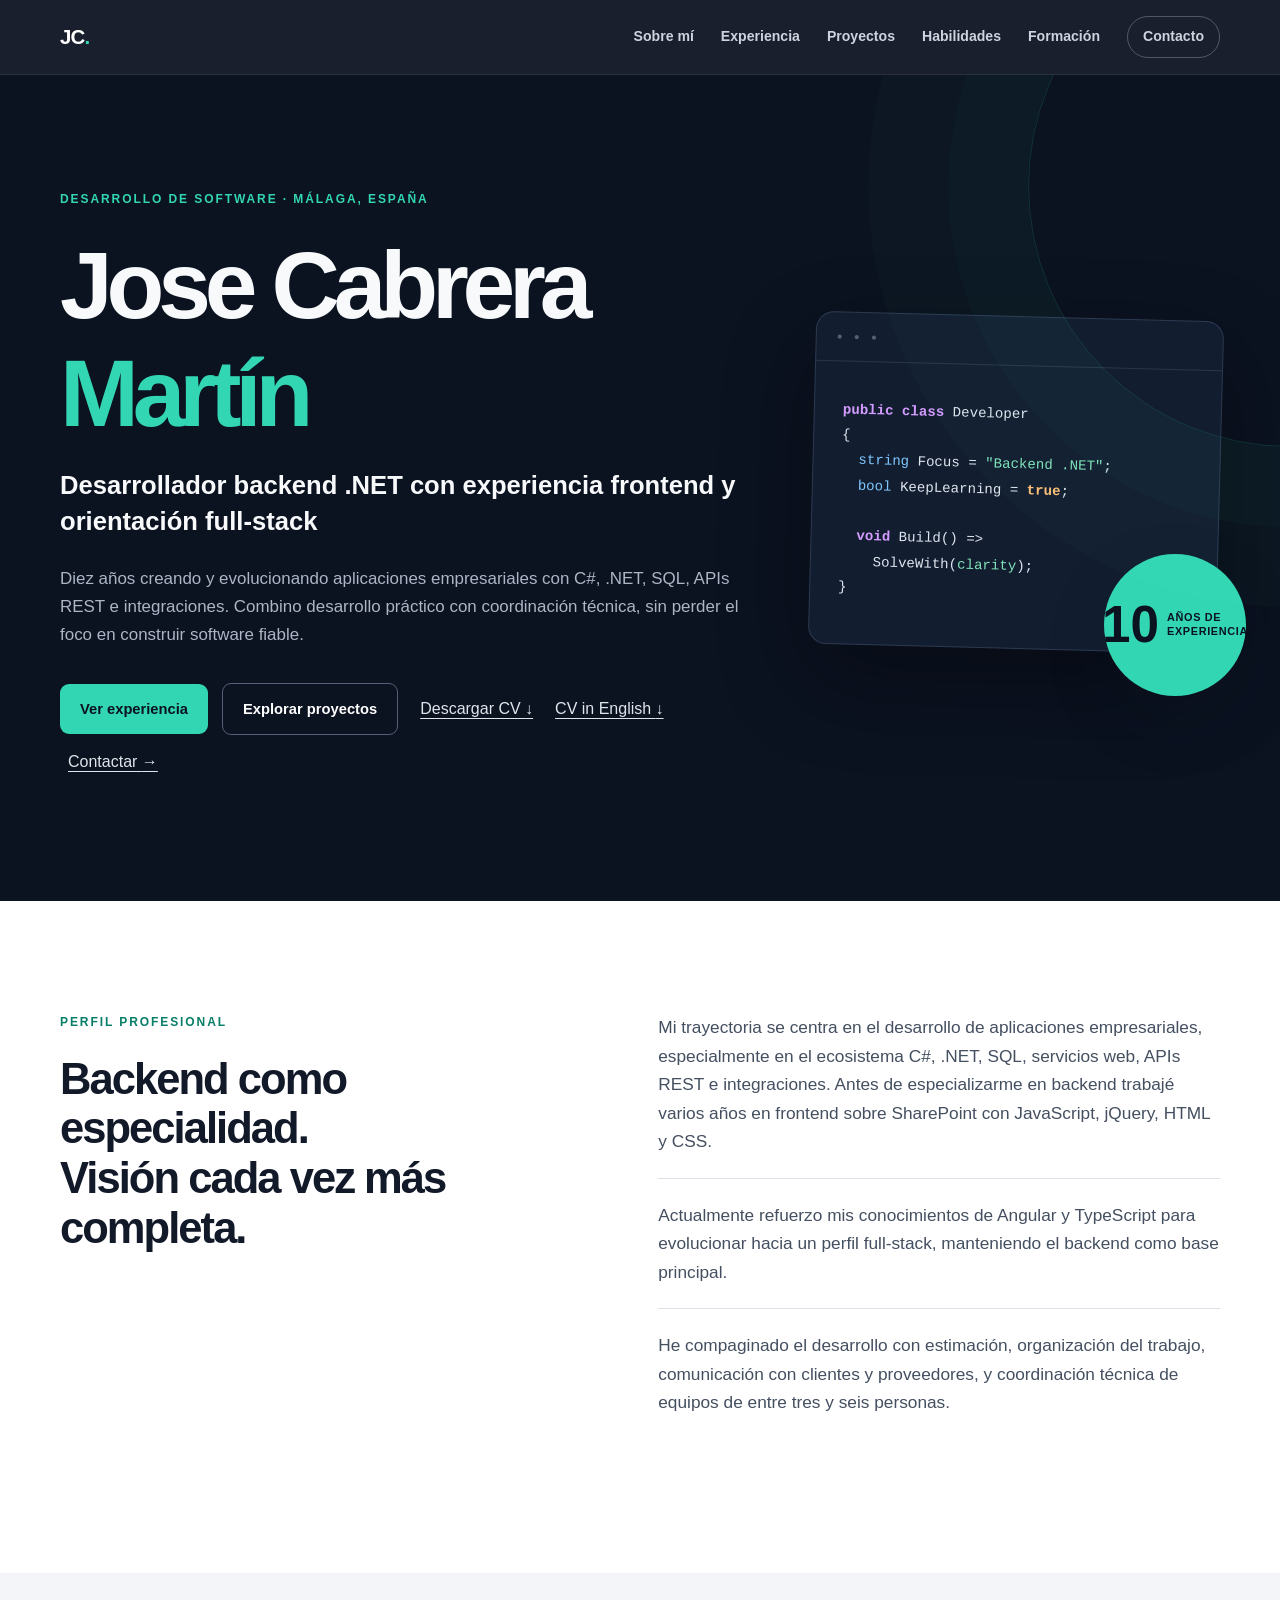
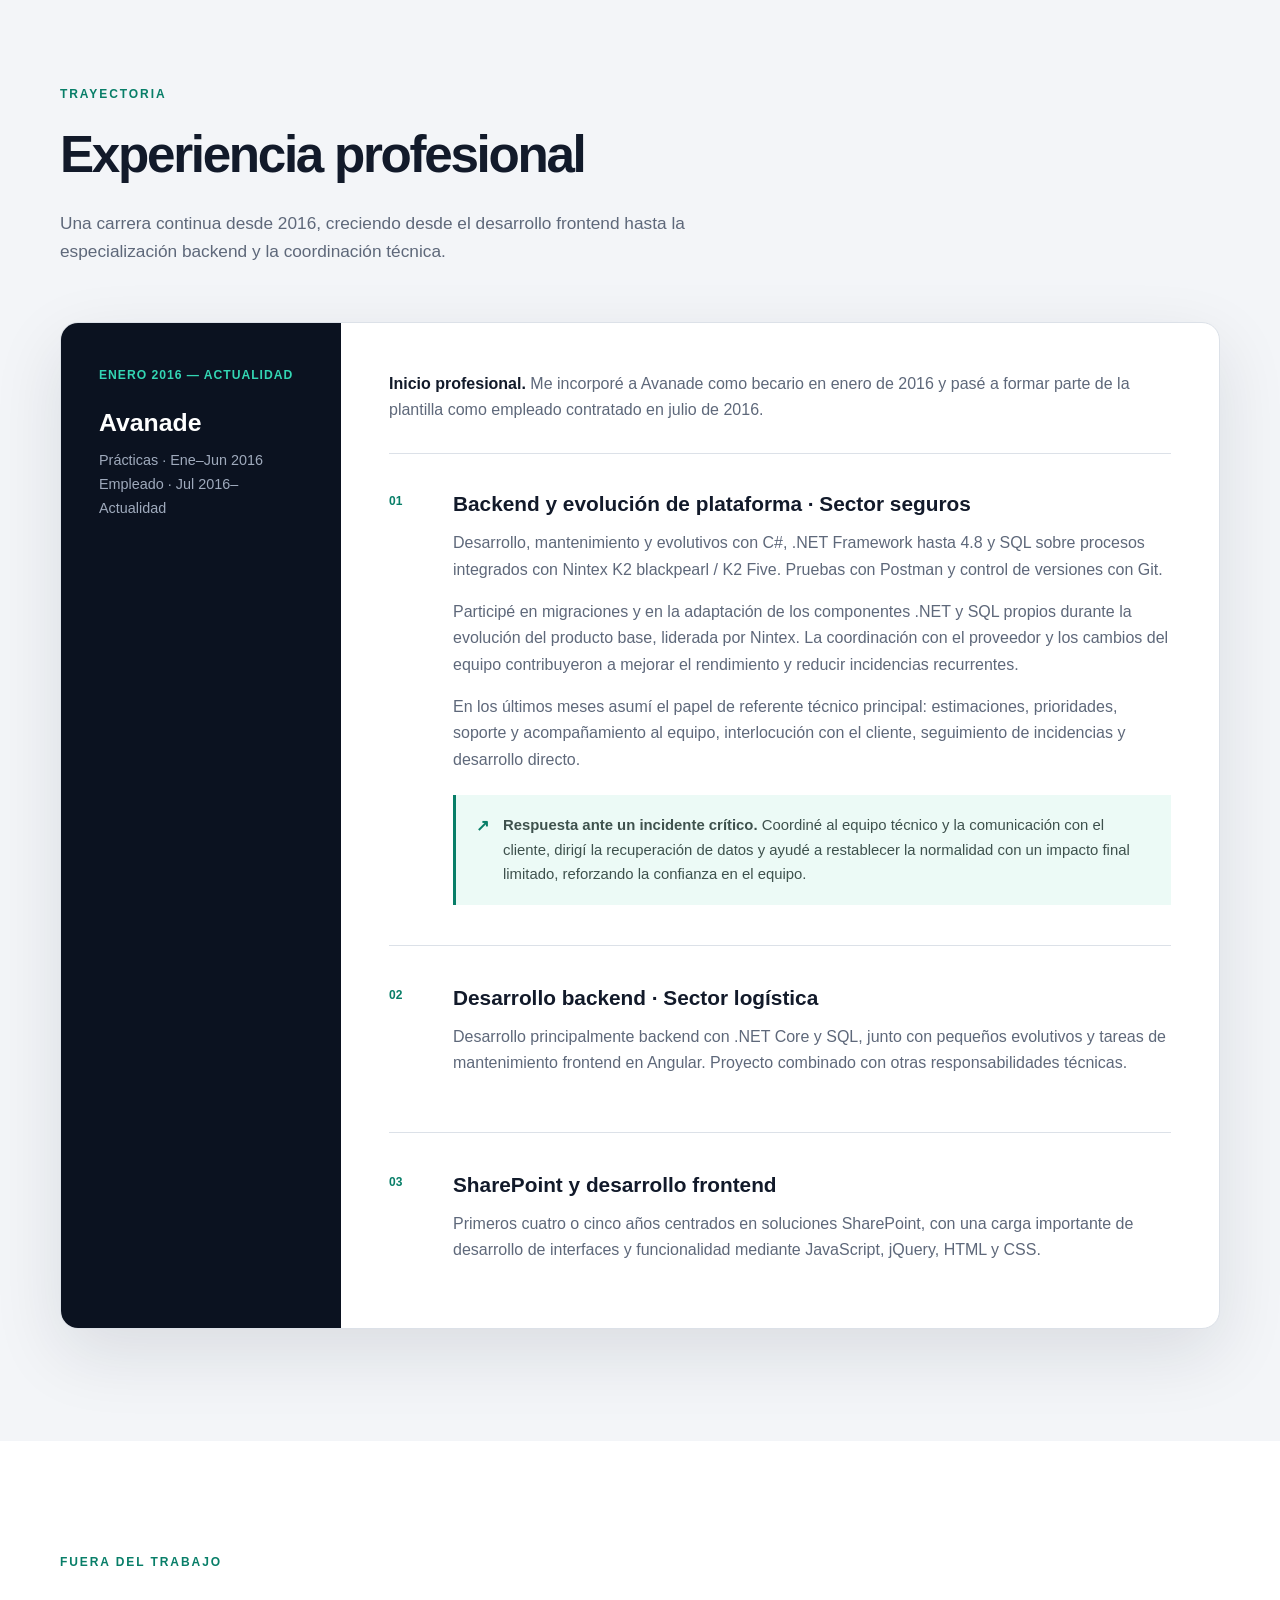
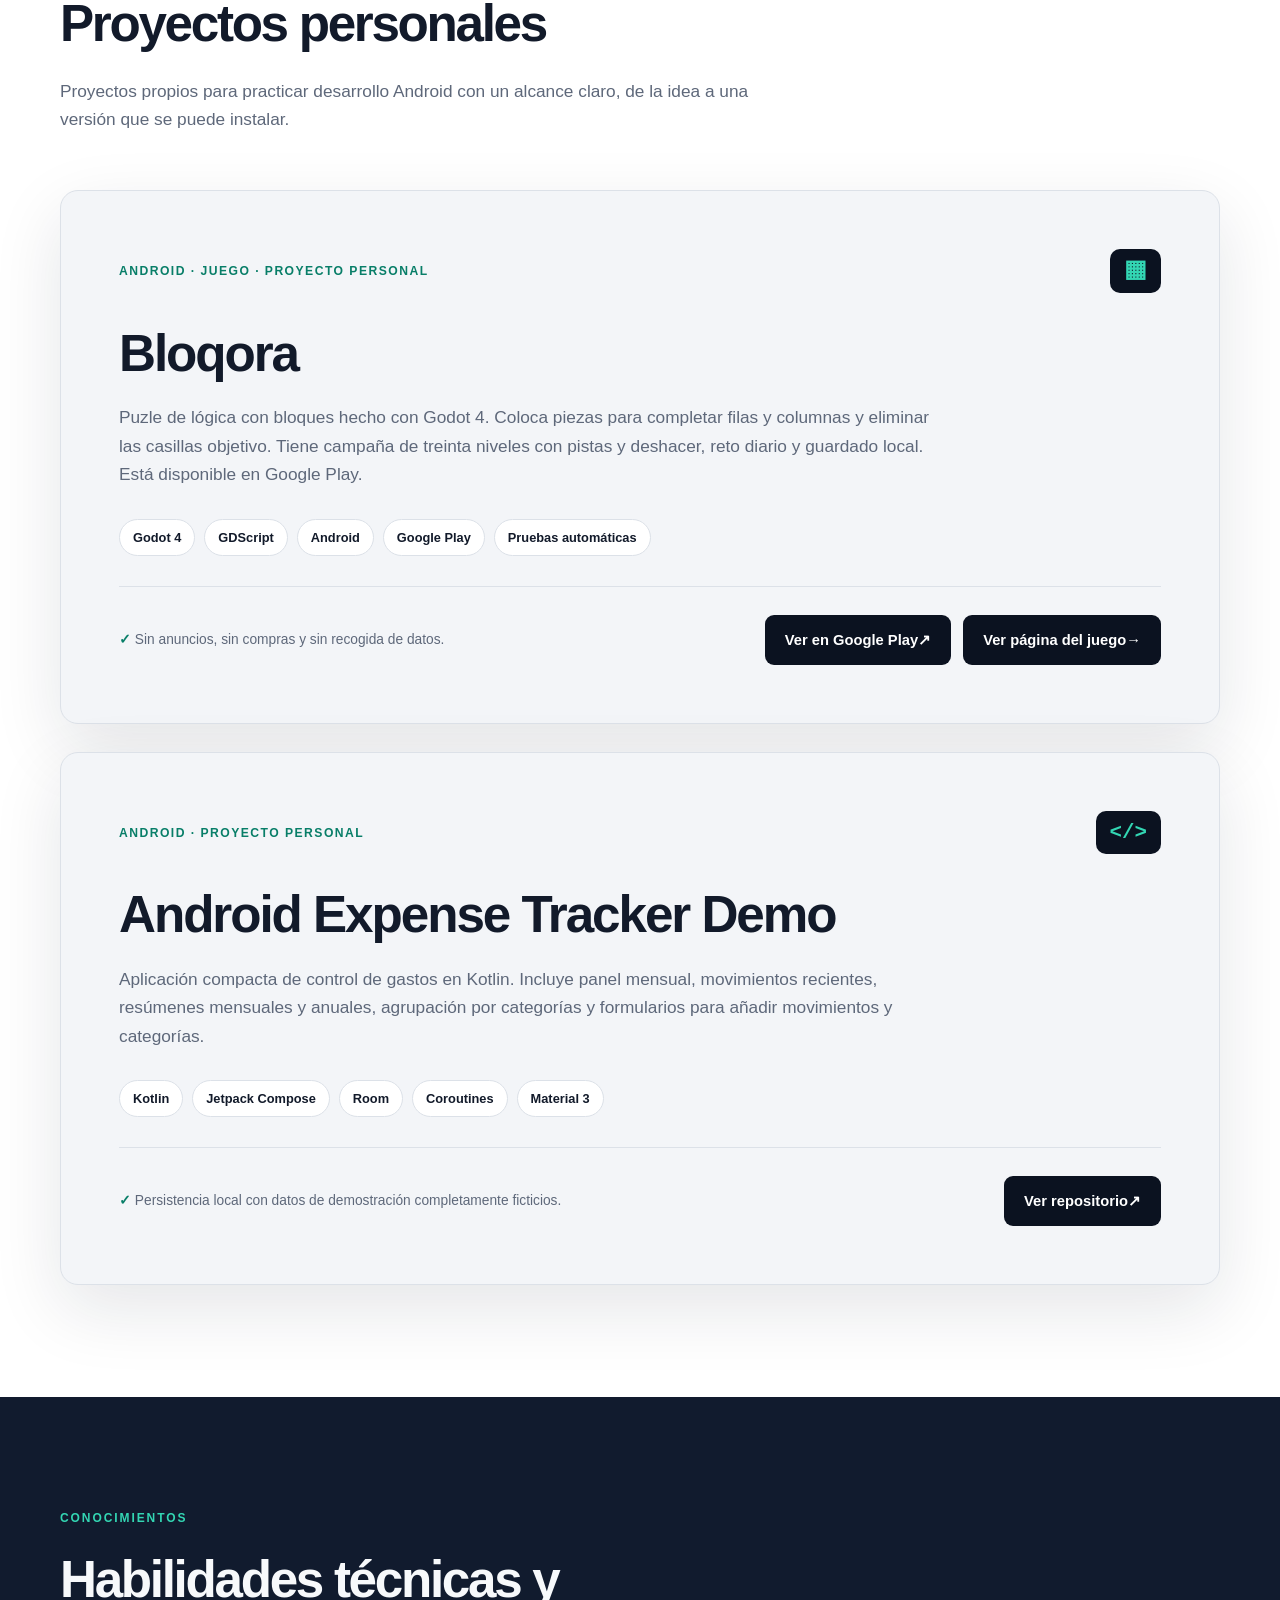
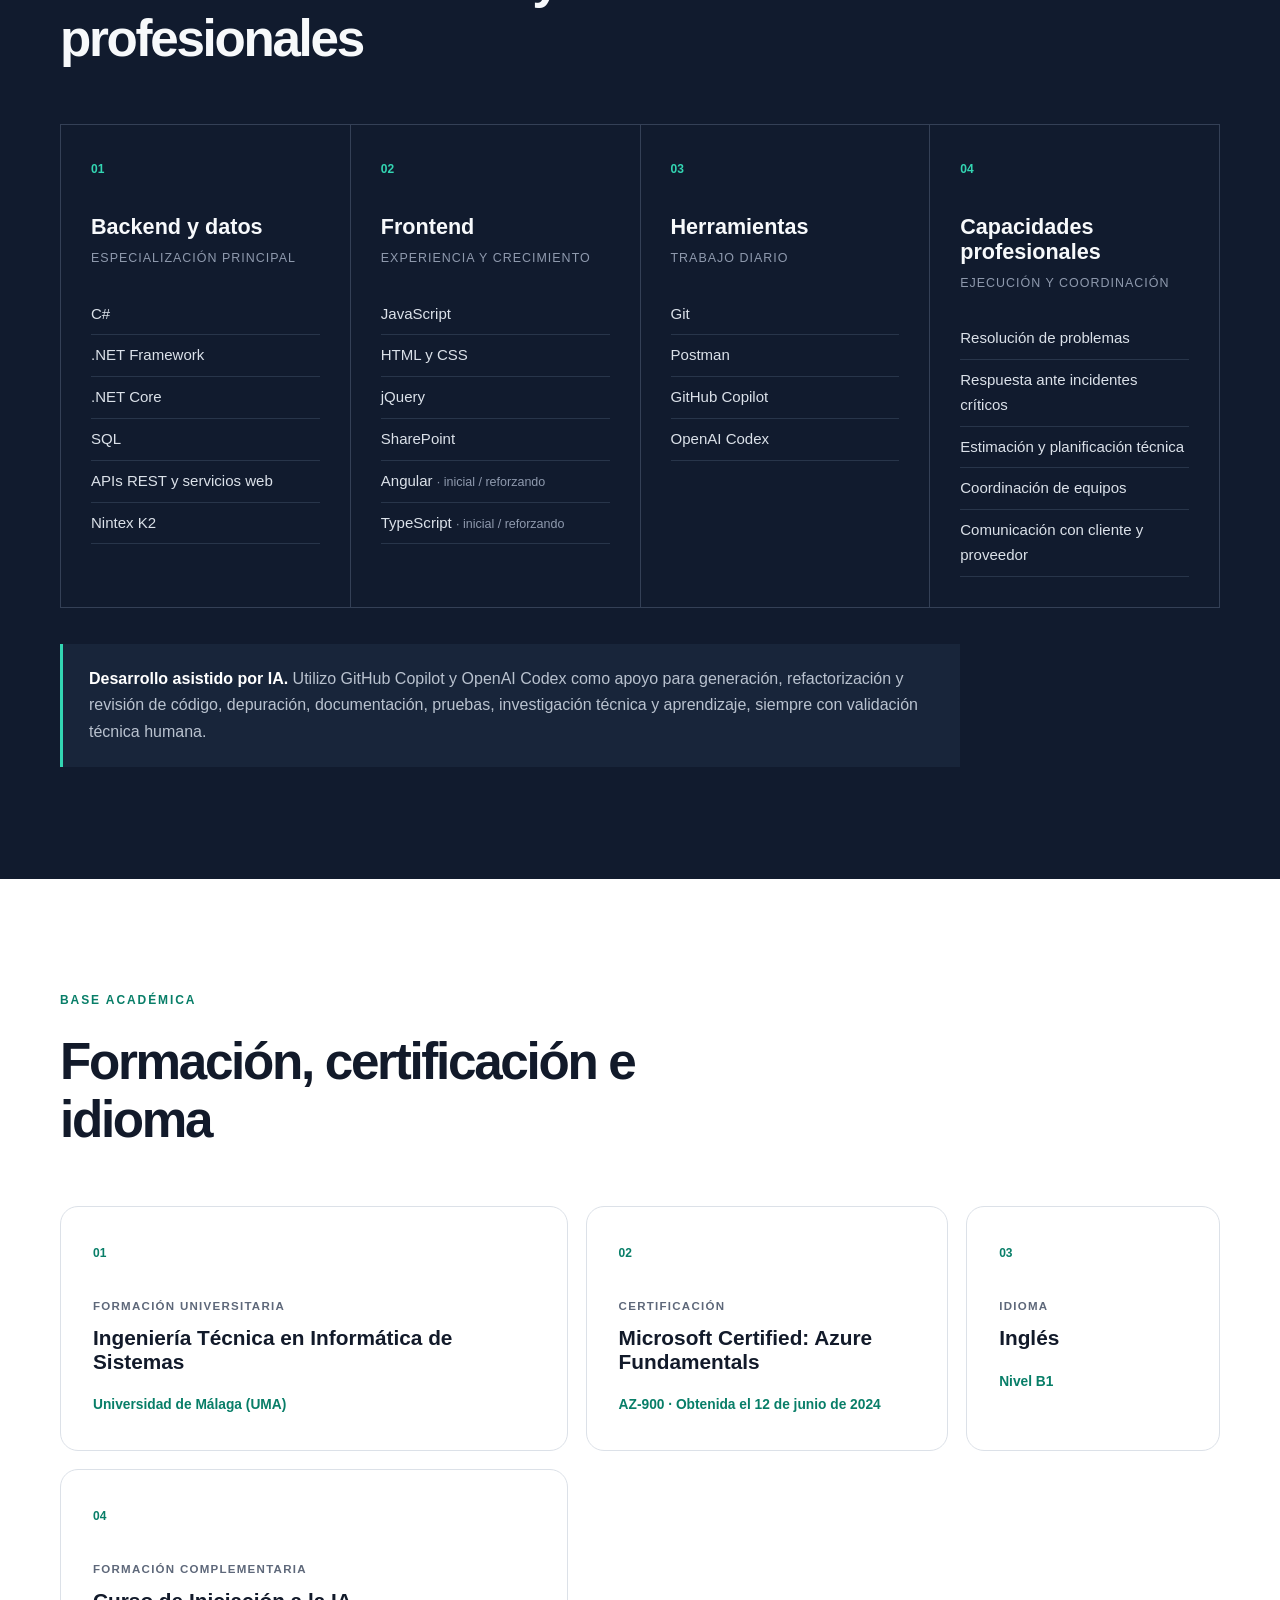
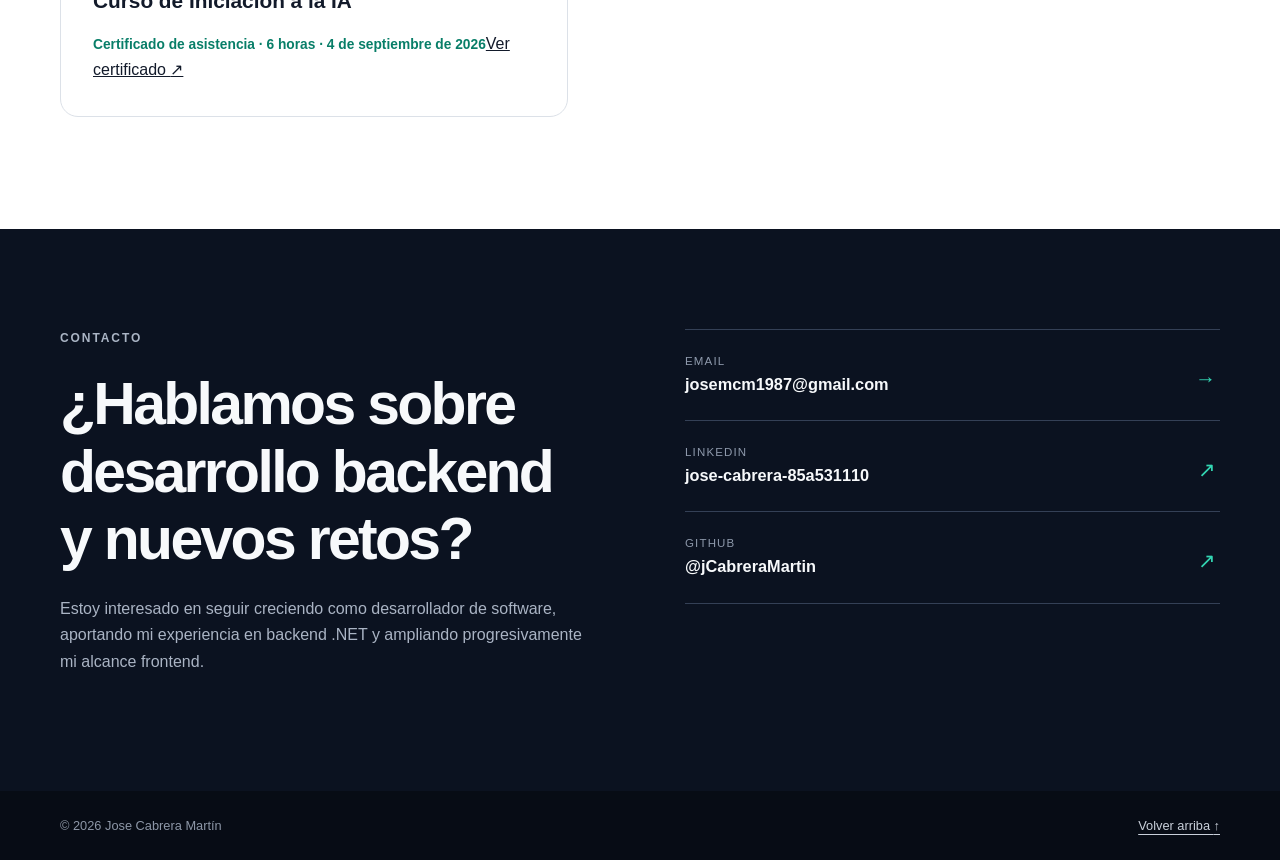
<file: index.html>
<!doctype html>
<html lang="es">
<head>
  <meta charset="utf-8">
  <meta name="viewport" content="width=device-width, initial-scale=1">
  <title>Jose Cabrera Martín · Desarrollador backend .NET</title>
  <meta name="description" content="Portfolio de Jose Cabrera Martín, desarrollador backend especializado en C#, .NET, SQL e integraciones, con experiencia frontend y orientación full-stack.">
  <meta name="theme-color" content="#0b1220">
  <meta property="og:type" content="website">
  <meta property="og:locale" content="es_ES">
  <meta property="og:title" content="Jose Cabrera Martín · Desarrollador backend .NET">
  <meta property="og:description" content="Diez años desarrollando aplicaciones empresariales con C#, .NET, SQL, APIs REST e integraciones.">
  <meta property="og:url" content="https://jcabreramartin.github.io/">
  <meta property="og:image" content="https://jcabreramartin.github.io/og.png">
  <meta property="og:image:alt" content="Jose Cabrera Martín · Desarrollador backend .NET">
  <meta name="twitter:card" content="summary_large_image">
  <meta name="twitter:title" content="Jose Cabrera Martín · Desarrollador backend .NET">
  <meta name="twitter:description" content="Diez años desarrollando aplicaciones empresariales con C#, .NET, SQL, APIs REST e integraciones.">
  <meta name="twitter:image" content="https://jcabreramartin.github.io/og.png">
  <link rel="canonical" href="https://jcabreramartin.github.io/">
  <link rel="stylesheet" href="styles.css">
  <script src="script.js" defer></script>
</head>
<body>
  <a class="skip-link" href="#contenido">Saltar al contenido</a>
  <header class="site-header">
    <div class="nav-wrap container">
      <a class="brand" href="#inicio" aria-label="Ir al inicio">JC<span aria-hidden="true">.</span></a>
      <button class="menu-toggle" type="button" aria-expanded="false" aria-controls="main-nav">
        <span class="sr-only">Abrir menú</span><span></span><span></span><span></span>
      </button>
      <nav id="main-nav" class="main-nav" aria-label="Navegación principal">
        <a href="#sobre-mi">Sobre mí</a><a href="#experiencia">Experiencia</a><a href="#proyectos">Proyectos</a><a href="#habilidades">Habilidades</a><a href="#formacion">Formación</a><a class="nav-cta" href="#contacto">Contacto</a>
      </nav>
    </div>
  </header>

  <main id="contenido">
    <section id="inicio" class="hero section-dark">
      <div class="container hero-grid">
        <div class="hero-copy reveal">
          <p class="eyebrow">Desarrollo de software · Málaga, España</p>
          <h1>Jose Cabrera <span>Martín</span></h1>
          <p class="headline">Desarrollador backend .NET con experiencia frontend y orientación full-stack</p>
          <p class="hero-summary">Diez años creando y evolucionando aplicaciones empresariales con C#, .NET, SQL, APIs REST e integraciones. Combino desarrollo práctico con coordinación técnica, sin perder el foco en construir software fiable.</p>
          <div class="actions"><a class="button button-primary" href="#experiencia">Ver experiencia</a><a class="button button-secondary" href="#proyectos">Explorar proyectos</a><a class="text-link" href="jose-cabrera-martin-cv.pdf" download>Descargar CV <span aria-hidden="true">↓</span></a><a class="text-link" href="jose-cabrera-martin-cv-en.pdf" download>CV in English <span aria-hidden="true">↓</span></a><a class="text-link" href="#contacto">Contactar <span aria-hidden="true">→</span></a></div>
        </div>
        <div class="code-mark reveal" aria-hidden="true">
          <div class="code-window"><span class="window-dots">● ● ●</span><pre><code><b>public class</b> Developer
{
  <i>string</i> Focus = <em>"Backend .NET"</em>;
  <i>bool</i> KeepLearning = <strong>true</strong>;

  <b>void</b> Build() =>
    SolveWith(<em>clarity</em>);
}</code></pre></div>
          <div class="experience-badge"><strong>10</strong><span>años de<br>experiencia</span></div>
        </div>
      </div>
    </section>

    <section id="sobre-mi" class="section">
      <div class="container split-layout">
        <div><p class="eyebrow accent">Perfil profesional</p><h2>Backend como especialidad.<br>Visión cada vez más completa.</h2></div>
        <div class="prose reveal">
          <p>Mi trayectoria se centra en el desarrollo de aplicaciones empresariales, especialmente en el ecosistema C#, .NET, SQL, servicios web, APIs REST e integraciones. Antes de especializarme en backend trabajé varios años en frontend sobre SharePoint con JavaScript, jQuery, HTML y CSS.</p>
          <p>Actualmente refuerzo mis conocimientos de Angular y TypeScript para evolucionar hacia un perfil full-stack, manteniendo el backend como base principal.</p>
          <p>He compaginado el desarrollo con estimación, organización del trabajo, comunicación con clientes y proveedores, y coordinación técnica de equipos de entre tres y seis personas.</p>
        </div>
      </div>
    </section>

    <section id="experiencia" class="section section-soft">
      <div class="container"><div class="section-heading"><p class="eyebrow accent">Trayectoria</p><h2>Experiencia profesional</h2><p>Una carrera continua desde 2016, creciendo desde el desarrollo frontend hasta la especialización backend y la coordinación técnica.</p></div>
        <article class="timeline-card reveal">
          <div class="timeline-meta"><span class="date">Enero 2016 — Actualidad</span><h3>Avanade</h3><p>Prácticas · Ene–Jun 2016<br>Empleado · Jul 2016–Actualidad</p></div>
          <div class="timeline-content">
            <p class="career-start"><strong>Inicio profesional.</strong> Me incorporé a Avanade como becario en enero de 2016 y pasé a formar parte de la plantilla como empleado contratado en julio de 2016.</p>
            <div class="role"><span class="role-number">01</span><div><h4>Backend y evolución de plataforma · Sector seguros</h4><p>Desarrollo, mantenimiento y evolutivos con C#, .NET Framework hasta 4.8 y SQL sobre procesos integrados con Nintex K2 blackpearl / K2 Five. Pruebas con Postman y control de versiones con Git.</p><p>Participé en migraciones y en la adaptación de los componentes .NET y SQL propios durante la evolución del producto base, liderada por Nintex. La coordinación con el proveedor y los cambios del equipo contribuyeron a mejorar el rendimiento y reducir incidencias recurrentes.</p><p>En los últimos meses asumí el papel de referente técnico principal: estimaciones, prioridades, soporte y acompañamiento al equipo, interlocución con el cliente, seguimiento de incidencias y desarrollo directo.</p><div class="achievement"><span aria-hidden="true">↗</span><p><strong>Respuesta ante un incidente crítico.</strong> Coordiné al equipo técnico y la comunicación con el cliente, dirigí la recuperación de datos y ayudé a restablecer la normalidad con un impacto final limitado, reforzando la confianza en el equipo.</p></div></div></div>
            <div class="role"><span class="role-number">02</span><div><h4>Desarrollo backend · Sector logística</h4><p>Desarrollo principalmente backend con .NET Core y SQL, junto con pequeños evolutivos y tareas de mantenimiento frontend en Angular. Proyecto combinado con otras responsabilidades técnicas.</p></div></div>
            <div class="role"><span class="role-number">03</span><div><h4>SharePoint y desarrollo frontend</h4><p>Primeros cuatro o cinco años centrados en soluciones SharePoint, con una carga importante de desarrollo de interfaces y funcionalidad mediante JavaScript, jQuery, HTML y CSS.</p></div></div>
          </div>
        </article>
      </div>
    </section>

    <section id="proyectos" class="section">
      <div class="container"><div class="section-heading"><p class="eyebrow accent">Fuera del trabajo</p><h2>Proyectos personales</h2><p>Proyectos propios para practicar desarrollo Android con un alcance claro, de la idea a una versión que se puede instalar.</p></div>
        <div class="project-list">
        <article class="project-card reveal">
          <div class="project-top"><span class="project-label">Android · Juego · Proyecto personal</span><span class="repo-mark repo-mark-game" aria-hidden="true">▦</span></div>
          <h3>Bloqora</h3>
          <p>Puzle de lógica con bloques hecho con Godot 4. Coloca piezas para completar filas y columnas y eliminar las casillas objetivo. Tiene campaña de treinta niveles con pistas y deshacer, reto diario y guardado local. Está disponible en Google Play.</p>
          <ul class="tags" aria-label="Tecnologías"><li>Godot 4</li><li>GDScript</li><li>Android</li><li>Google Play</li><li>Pruebas automáticas</li></ul>
          <div class="project-footer"><p><span aria-hidden="true">✓</span> Sin anuncios, sin compras y sin recogida de datos.</p><div class="project-links"><a class="button button-dark" href="https://play.google.com/store/apps/details?id=com.jcabreramartin.bloqora" target="_blank" rel="noopener noreferrer">Ver en Google Play <span aria-hidden="true">↗</span></a><a class="button button-dark" href="bloqora/">Ver página del juego <span aria-hidden="true">→</span></a></div></div>
        </article>
        <article class="project-card reveal">
          <div class="project-top"><span class="project-label">Android · Proyecto personal</span><span class="repo-mark" aria-hidden="true">&lt;/&gt;</span></div>
          <h3>Android Expense Tracker Demo</h3>
          <p>Aplicación compacta de control de gastos en Kotlin. Incluye panel mensual, movimientos recientes, resúmenes mensuales y anuales, agrupación por categorías y formularios para añadir movimientos y categorías.</p>
          <ul class="tags" aria-label="Tecnologías"><li>Kotlin</li><li>Jetpack Compose</li><li>Room</li><li>Coroutines</li><li>Material 3</li></ul>
          <div class="project-footer"><p><span aria-hidden="true">✓</span> Persistencia local con datos de demostración completamente ficticios.</p><a class="button button-dark" href="https://github.com/jCabreraMartin/android-expense-tracker-demo" target="_blank" rel="noopener noreferrer">Ver repositorio <span aria-hidden="true">↗</span></a></div>
        </article>
        </div>
      </div>
    </section>

    <section id="habilidades" class="section section-dark skills-section">
      <div class="container"><div class="section-heading"><p class="eyebrow">Conocimientos</p><h2>Habilidades técnicas y profesionales</h2></div>
        <div class="skills-grid">
          <article class="skill-card reveal"><span class="skill-index">01</span><h3>Backend y datos</h3><p class="skill-level">Especialización principal</p><ul><li>C#</li><li>.NET Framework</li><li>.NET Core</li><li>SQL</li><li>APIs REST y servicios web</li><li>Nintex K2</li></ul></article>
          <article class="skill-card reveal"><span class="skill-index">02</span><h3>Frontend</h3><p class="skill-level">Experiencia y crecimiento</p><ul><li>JavaScript</li><li>HTML y CSS</li><li>jQuery</li><li>SharePoint</li><li>Angular <small>· inicial / reforzando</small></li><li>TypeScript <small>· inicial / reforzando</small></li></ul></article>
          <article class="skill-card reveal"><span class="skill-index">03</span><h3>Herramientas</h3><p class="skill-level">Trabajo diario</p><ul><li>Git</li><li>Postman</li><li>GitHub Copilot</li><li>OpenAI Codex</li></ul></article>
          <article class="skill-card reveal"><span class="skill-index">04</span><h3>Capacidades profesionales</h3><p class="skill-level">Ejecución y coordinación</p><ul><li>Resolución de problemas</li><li>Respuesta ante incidentes críticos</li><li>Estimación y planificación técnica</li><li>Coordinación de equipos</li><li>Comunicación con cliente y proveedor</li></ul></article>
        </div>
        <p class="ai-note reveal"><strong>Desarrollo asistido por IA.</strong> Utilizo GitHub Copilot y OpenAI Codex como apoyo para generación, refactorización y revisión de código, depuración, documentación, pruebas, investigación técnica y aprendizaje, siempre con validación técnica humana.</p>
      </div>
    </section>

    <section id="formacion" class="section">
      <div class="container"><div class="section-heading"><p class="eyebrow accent">Base académica</p><h2>Formación, certificación e idioma</h2></div>
        <div class="credentials-grid">
          <article class="credential reveal"><span aria-hidden="true">01</span><p>Formación universitaria</p><h3>Ingeniería Técnica en Informática de Sistemas</h3><strong>Universidad de Málaga (UMA)</strong></article>
          <article class="credential reveal"><span aria-hidden="true">02</span><p>Certificación</p><h3>Microsoft Certified: Azure Fundamentals</h3><strong>AZ-900 · Obtenida el 12 de junio de 2024</strong></article>
          <article class="credential reveal"><span aria-hidden="true">03</span><p>Idioma</p><h3>Inglés</h3><strong>Nivel B1</strong></article>
          <article class="credential reveal"><span aria-hidden="true">04</span><p>Formación complementaria</p><h3>Curso de Iniciación a la IA</h3><strong>Certificado de asistencia · 6 horas · 4 de septiembre de 2026</strong><a class="credential-link" href="certificado-curso-iniciacion-ia.pdf" target="_blank" rel="noopener noreferrer">Ver certificado <span aria-hidden="true">↗</span></a></article>
        </div>
      </div>
    </section>

    <section id="contacto" class="contact section-dark">
      <div class="container contact-grid"><div><p class="eyebrow">Contacto</p><h2>¿Hablamos sobre desarrollo backend y nuevos retos?</h2><p>Estoy interesado en seguir creciendo como desarrollador de software, aportando mi experiencia en backend .NET y ampliando progresivamente mi alcance frontend.</p></div>
        <div class="contact-links"><a href="mailto:josemcm1987@gmail.com"><span>Email</span><strong>josemcm1987@gmail.com</strong><i aria-hidden="true">→</i></a><a href="https://www.linkedin.com/in/jose-cabrera-85a531110/" target="_blank" rel="noopener noreferrer"><span>LinkedIn</span><strong>jose-cabrera-85a531110</strong><i aria-hidden="true">↗</i></a><a href="https://github.com/jCabreraMartin" target="_blank" rel="noopener noreferrer"><span>GitHub</span><strong>@jCabreraMartin</strong><i aria-hidden="true">↗</i></a></div>
      </div>
    </section>
  </main>
  <footer><div class="container"><p>© <span id="year">2026</span> Jose Cabrera Martín</p><a href="#inicio">Volver arriba <span aria-hidden="true">↑</span></a></div></footer>
</body>
</html>
</file>
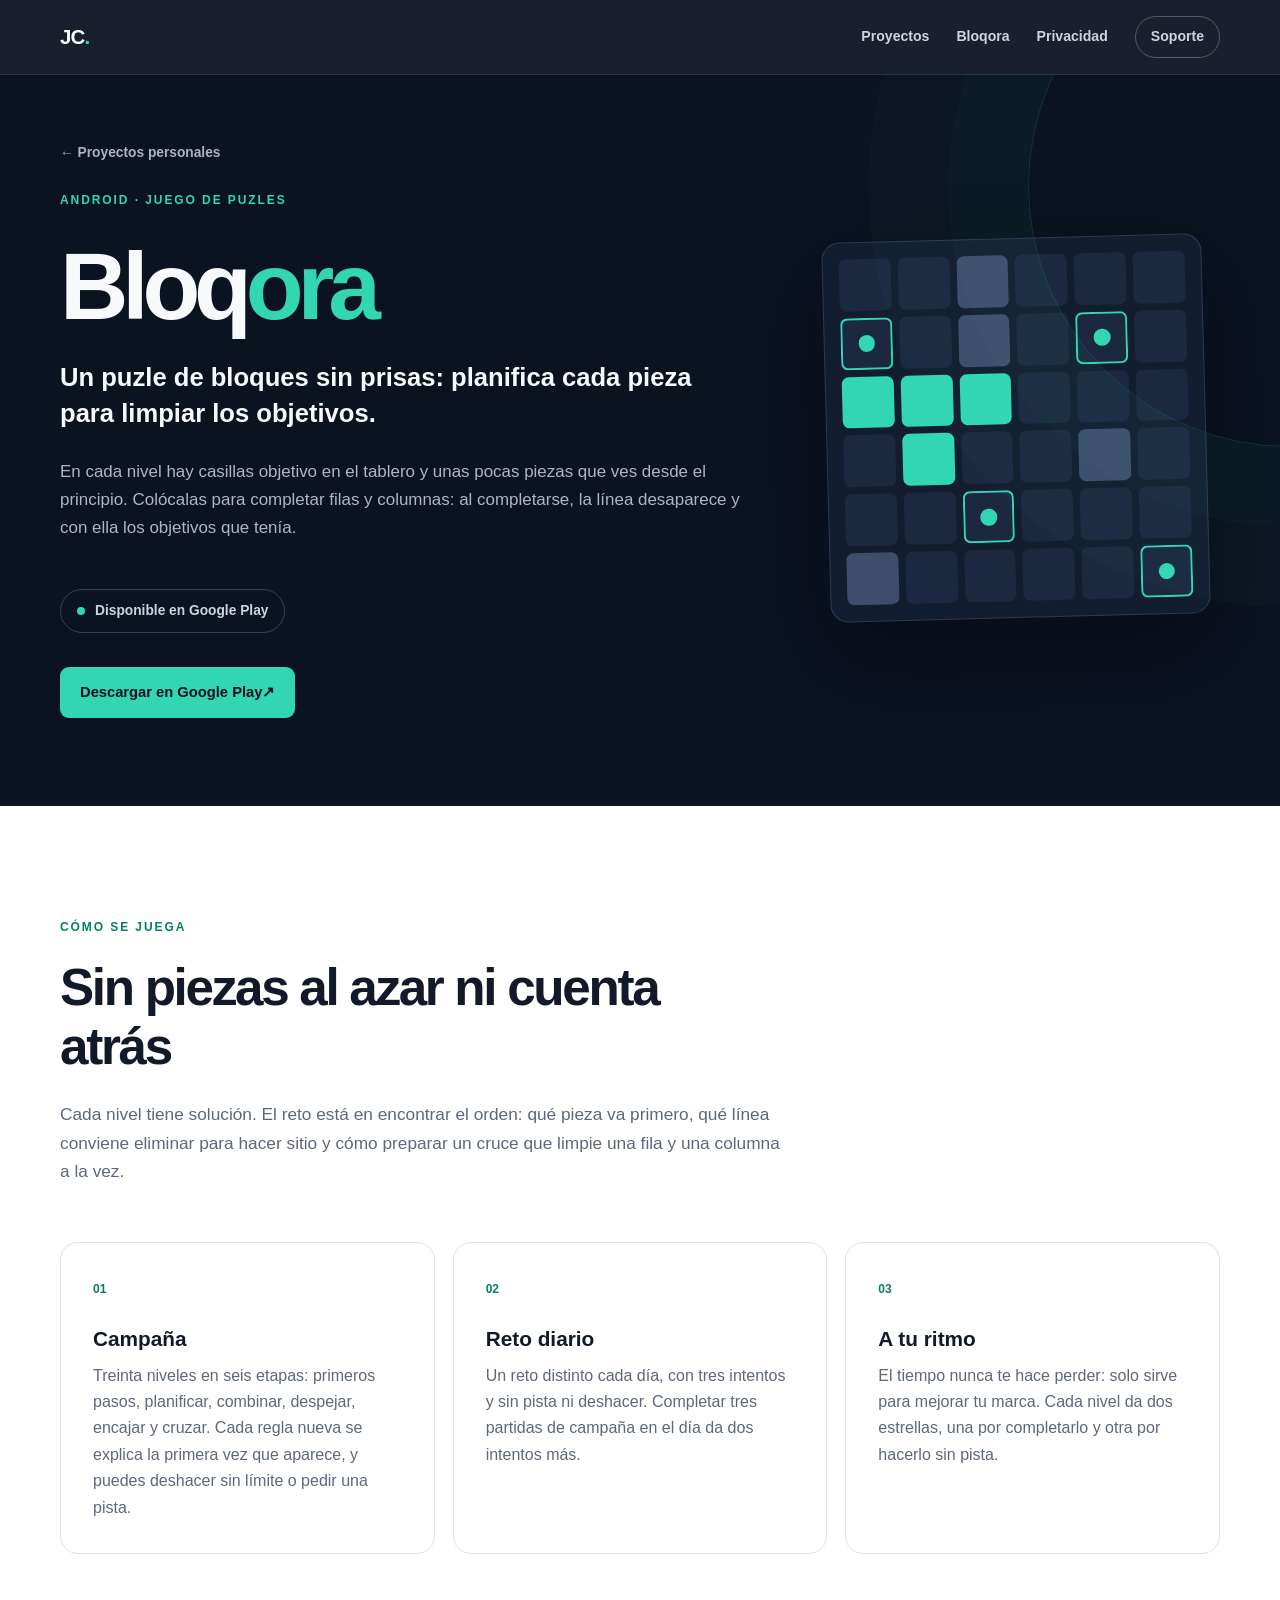
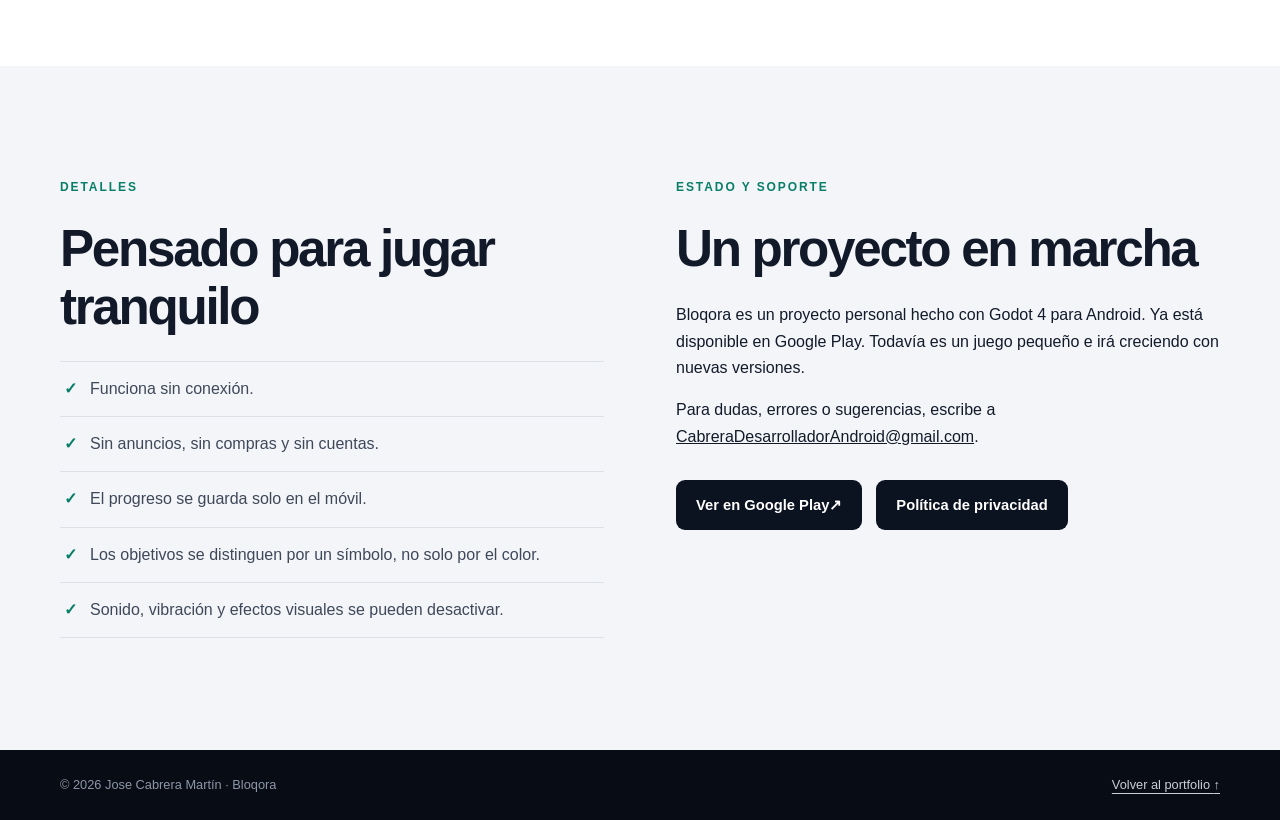
<file: bloqora/index.html>
<!doctype html>
<html lang="es">
<head>
  <meta charset="utf-8">
  <meta name="viewport" content="width=device-width, initial-scale=1">
  <title>Bloqora · Puzle de bloques para Android</title>
  <meta name="description" content="Bloqora es un puzle de lógica con bloques para Android: coloca piezas, completa filas y columnas y elimina las casillas objetivo. Proyecto personal de Jose Cabrera Martín.">
  <meta name="theme-color" content="#0b1220">
  <meta property="og:type" content="website">
  <meta property="og:locale" content="es_ES">
  <meta property="og:title" content="Bloqora · Puzle de bloques para Android">
  <meta property="og:description" content="Coloca piezas, completa filas y columnas y elimina las casillas objetivo. Sin anuncios, sin compras y sin recogida de datos.">
  <meta property="og:url" content="https://jcabreramartin.github.io/bloqora/">
  <link rel="canonical" href="https://jcabreramartin.github.io/bloqora/">
  <link rel="stylesheet" href="../styles.css">
  <script src="../script.js" defer></script>
</head>
<body>
  <a class="skip-link" href="#contenido">Saltar al contenido</a>
  <header class="site-header">
    <div class="nav-wrap container">
      <a class="brand" href="../" aria-label="Ir al portfolio">JC<span aria-hidden="true">.</span></a>
      <button class="menu-toggle" type="button" aria-expanded="false" aria-controls="main-nav">
        <span class="sr-only">Abrir menú</span><span></span><span></span><span></span>
      </button>
      <nav id="main-nav" class="main-nav" aria-label="Navegación de Bloqora">
        <a href="../#proyectos">Proyectos</a><a href="./" aria-current="true">Bloqora</a><a href="privacidad.html">Privacidad</a><a class="nav-cta" href="#soporte">Soporte</a>
      </nav>
    </div>
  </header>

  <main id="contenido">
    <section class="hero section-dark game-hero">
      <div class="container hero-grid">
        <div class="hero-copy reveal">
          <a class="breadcrumb" href="../#proyectos">← Proyectos personales</a>
          <p class="eyebrow">Android · Juego de puzles</p>
          <h1>Bloq<span>ora</span></h1>
          <p class="headline">Un puzle de bloques sin prisas: planifica cada pieza para limpiar los objetivos.</p>
          <p class="hero-summary">En cada nivel hay casillas objetivo en el tablero y unas pocas piezas que ves desde el principio. Colócalas para completar filas y columnas: al completarse, la línea desaparece y con ella los objetivos que tenía.</p>
          <span class="game-status">Disponible en Google Play</span>
          <div class="actions"><a class="button button-primary" href="https://play.google.com/store/apps/details?id=com.jcabreramartin.bloqora" target="_blank" rel="noopener noreferrer">Descargar en Google Play <span aria-hidden="true">↗</span></a></div>
        </div>
        <div class="reveal" aria-hidden="true">
          <div class="game-board">
            <span></span><span></span><span class="b"></span><span></span><span></span><span></span>
            <span class="t"></span><span></span><span class="b"></span><span></span><span class="t"></span><span></span>
            <span class="p"></span><span class="p"></span><span class="p"></span><span></span><span></span><span></span>
            <span></span><span class="p"></span><span></span><span></span><span class="b"></span><span></span>
            <span></span><span></span><span class="t"></span><span></span><span></span><span></span>
            <span class="b"></span><span></span><span></span><span></span><span></span><span class="t"></span>
          </div>
        </div>
      </div>
    </section>

    <section id="juego" class="section">
      <div class="container"><div class="section-heading"><p class="eyebrow accent">Cómo se juega</p><h2>Sin piezas al azar ni cuenta atrás</h2><p>Cada nivel tiene solución. El reto está en encontrar el orden: qué pieza va primero, qué línea conviene eliminar para hacer sitio y cómo preparar un cruce que limpie una fila y una columna a la vez.</p></div>
        <div class="game-features">
          <article class="game-feature reveal"><span aria-hidden="true">01</span><h3>Campaña</h3><p>Treinta niveles en seis etapas: primeros pasos, planificar, combinar, despejar, encajar y cruzar. Cada regla nueva se explica la primera vez que aparece, y puedes deshacer sin límite o pedir una pista.</p></article>
          <article class="game-feature reveal"><span aria-hidden="true">02</span><h3>Reto diario</h3><p>Un reto distinto cada día, con tres intentos y sin pista ni deshacer. Completar tres partidas de campaña en el día da dos intentos más.</p></article>
          <article class="game-feature reveal"><span aria-hidden="true">03</span><h3>A tu ritmo</h3><p>El tiempo nunca te hace perder: solo sirve para mejorar tu marca. Cada nivel da dos estrellas, una por completarlo y otra por hacerlo sin pista.</p></article>
        </div>
      </div>
    </section>

    <section id="soporte" class="section section-soft">
      <div class="container game-details">
        <div class="reveal">
          <p class="eyebrow accent">Detalles</p>
          <h2>Pensado para jugar tranquilo</h2>
          <ul class="check-list">
            <li>Funciona sin conexión.</li>
            <li>Sin anuncios, sin compras y sin cuentas.</li>
            <li>El progreso se guarda solo en el móvil.</li>
            <li>Los objetivos se distinguen por un símbolo, no solo por el color.</li>
            <li>Sonido, vibración y efectos visuales se pueden desactivar.</li>
          </ul>
        </div>
        <div class="reveal">
          <p class="eyebrow accent">Estado y soporte</p>
          <h2>Un proyecto en marcha</h2>
          <p>Bloqora es un proyecto personal hecho con Godot 4 para Android. Ya está disponible en Google Play. Todavía es un juego pequeño e irá creciendo con nuevas versiones.</p>
          <p>Para dudas, errores o sugerencias, escribe a <a href="mailto:CabreraDesarrolladorAndroid@gmail.com">CabreraDesarrolladorAndroid@gmail.com</a>.</p>
          <div class="game-links"><a class="button button-dark" href="https://play.google.com/store/apps/details?id=com.jcabreramartin.bloqora" target="_blank" rel="noopener noreferrer">Ver en Google Play <span aria-hidden="true">↗</span></a><a class="button button-dark" href="privacidad.html">Política de privacidad</a></div>
        </div>
      </div>
    </section>
  </main>
  <footer><div class="container"><p>© <span id="year">2026</span> Jose Cabrera Martín · Bloqora</p><a href="../">Volver al portfolio <span aria-hidden="true">↑</span></a></div></footer>
</body>
</html>
</file>
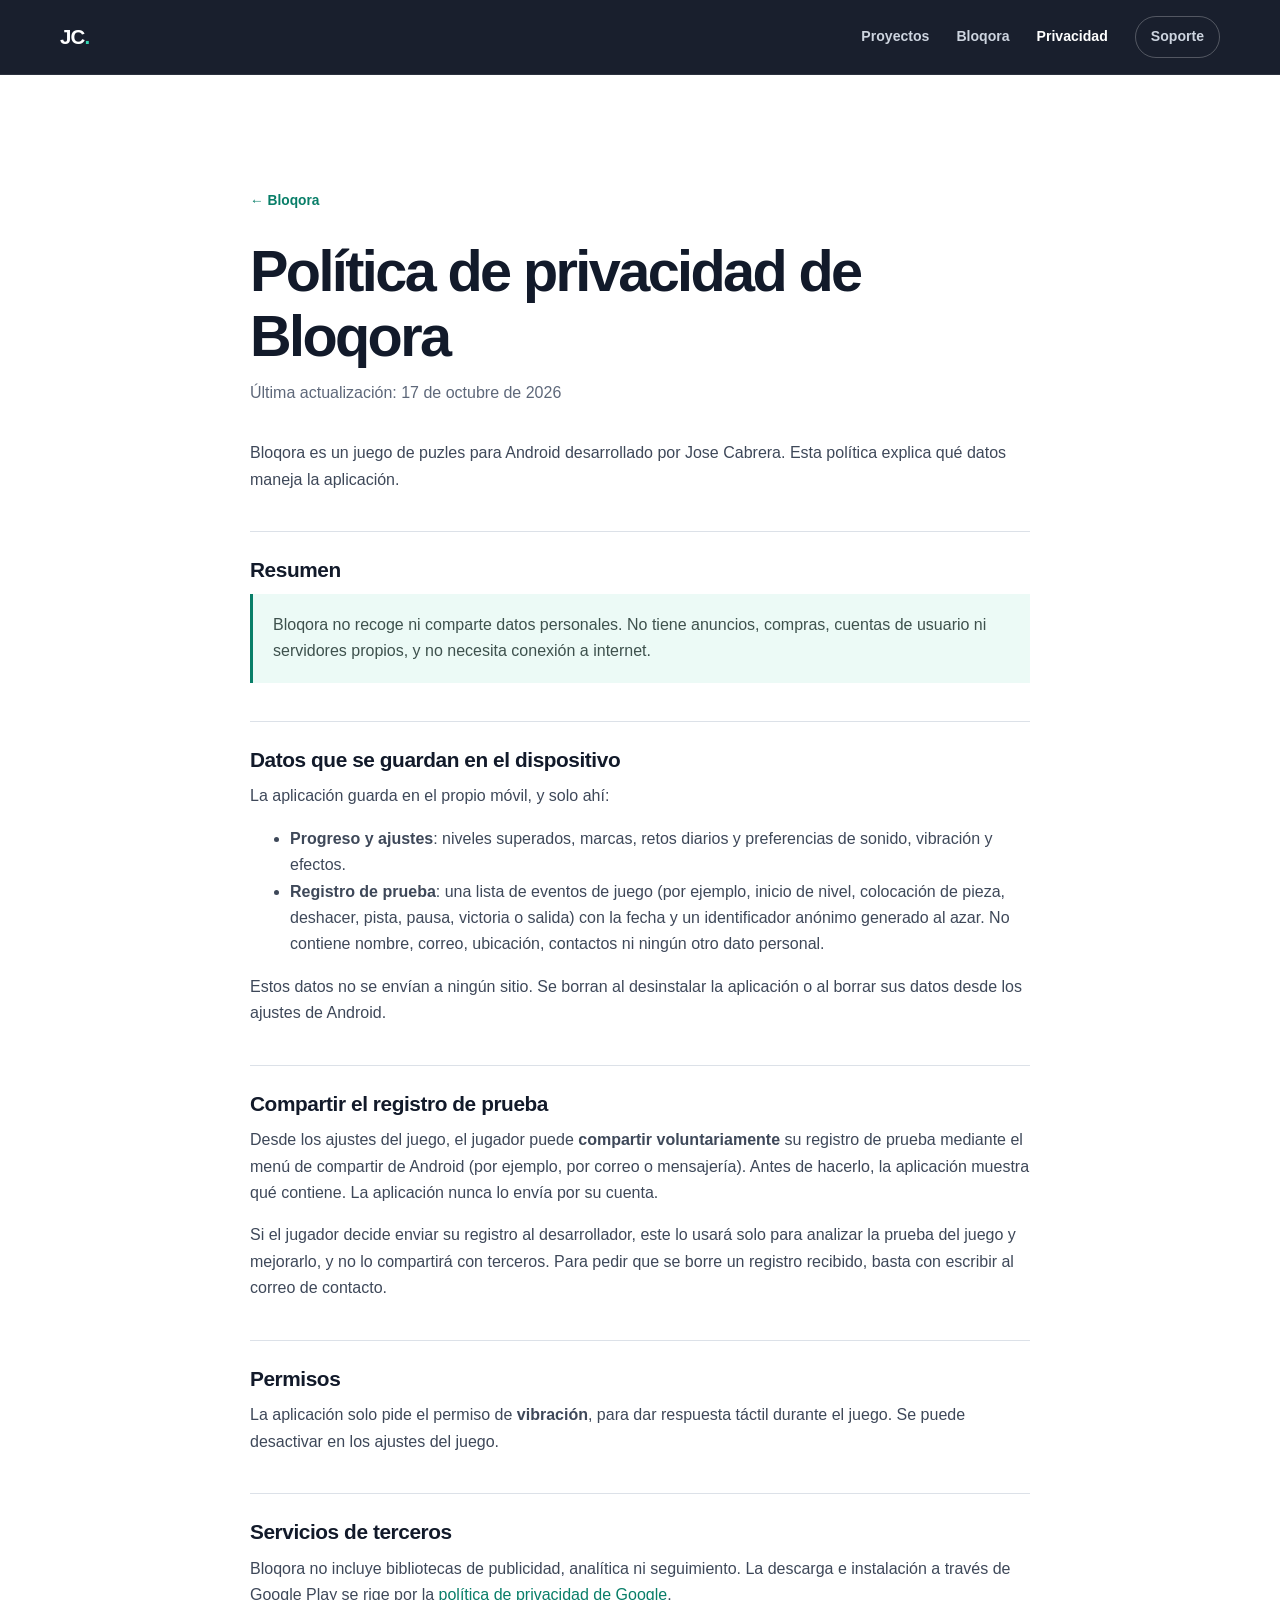
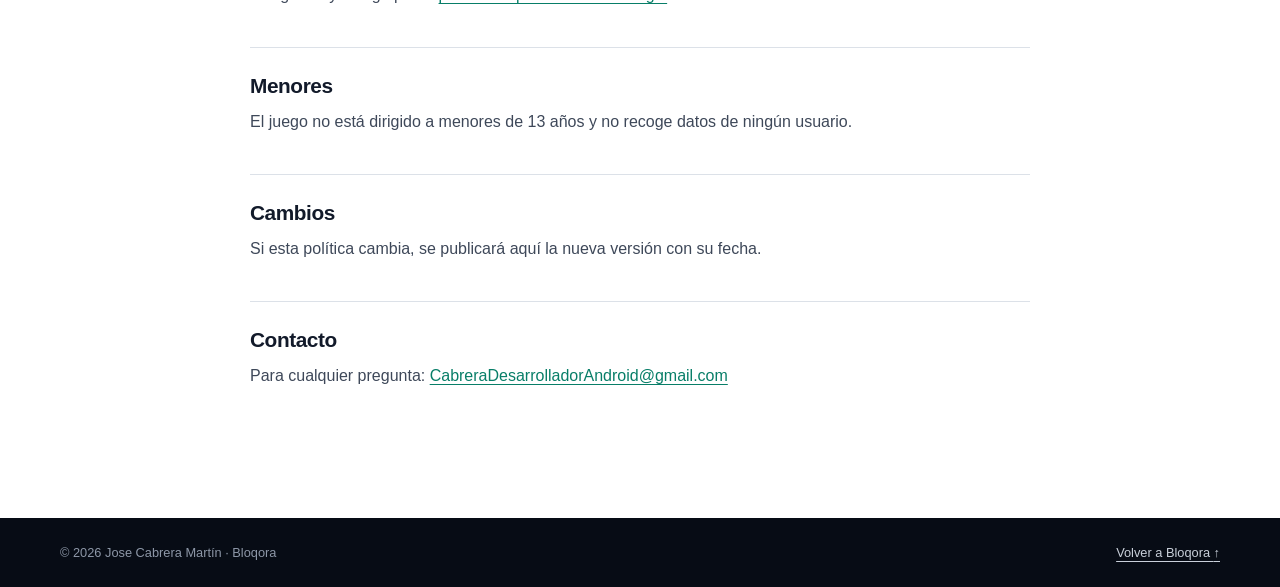
<file: bloqora/privacidad.html>
<!doctype html>
<html lang="es">
<head>
  <meta charset="utf-8">
  <meta name="viewport" content="width=device-width, initial-scale=1">
  <title>Política de privacidad · Bloqora</title>
  <meta name="description" content="Política de privacidad del juego Bloqora para Android: no recoge ni comparte datos personales.">
  <meta name="theme-color" content="#0b1220">
  <link rel="canonical" href="https://jcabreramartin.github.io/bloqora/privacidad.html">
  <link rel="stylesheet" href="../styles.css">
  <script src="../script.js" defer></script>
</head>
<body>
  <a class="skip-link" href="#contenido">Saltar al contenido</a>
  <header class="site-header">
    <div class="nav-wrap container">
      <a class="brand" href="../" aria-label="Ir al portfolio">JC<span aria-hidden="true">.</span></a>
      <button class="menu-toggle" type="button" aria-expanded="false" aria-controls="main-nav">
        <span class="sr-only">Abrir menú</span><span></span><span></span><span></span>
      </button>
      <nav id="main-nav" class="main-nav" aria-label="Navegación de Bloqora">
        <a href="../#proyectos">Proyectos</a><a href="./">Bloqora</a><a href="privacidad.html" aria-current="true">Privacidad</a><a class="nav-cta" href="./#soporte">Soporte</a>
      </nav>
    </div>
  </header>

  <main id="contenido" class="section">
    <article class="container legal">
      <a class="breadcrumb" href="./">← Bloqora</a>
      <h1>Política de privacidad de Bloqora</h1>
      <p class="updated">Última actualización: 17 de octubre de 2026</p>

      <p>Bloqora es un juego de puzles para Android desarrollado por Jose Cabrera. Esta política explica qué datos maneja la aplicación.</p>

      <h2>Resumen</h2>
      <p class="summary">Bloqora no recoge ni comparte datos personales. No tiene anuncios, compras, cuentas de usuario ni servidores propios, y no necesita conexión a internet.</p>

      <h2>Datos que se guardan en el dispositivo</h2>
      <p>La aplicación guarda en el propio móvil, y solo ahí:</p>
      <ul>
        <li><strong>Progreso y ajustes</strong>: niveles superados, marcas, retos diarios y preferencias de sonido, vibración y efectos.</li>
        <li><strong>Registro de prueba</strong>: una lista de eventos de juego (por ejemplo, inicio de nivel, colocación de pieza, deshacer, pista, pausa, victoria o salida) con la fecha y un identificador anónimo generado al azar. No contiene nombre, correo, ubicación, contactos ni ningún otro dato personal.</li>
      </ul>
      <p>Estos datos no se envían a ningún sitio. Se borran al desinstalar la aplicación o al borrar sus datos desde los ajustes de Android.</p>

      <h2>Compartir el registro de prueba</h2>
      <p>Desde los ajustes del juego, el jugador puede <strong>compartir voluntariamente</strong> su registro de prueba mediante el menú de compartir de Android (por ejemplo, por correo o mensajería). Antes de hacerlo, la aplicación muestra qué contiene. La aplicación nunca lo envía por su cuenta.</p>
      <p>Si el jugador decide enviar su registro al desarrollador, este lo usará solo para analizar la prueba del juego y mejorarlo, y no lo compartirá con terceros. Para pedir que se borre un registro recibido, basta con escribir al correo de contacto.</p>

      <h2>Permisos</h2>
      <p>La aplicación solo pide el permiso de <strong>vibración</strong>, para dar respuesta táctil durante el juego. Se puede desactivar en los ajustes del juego.</p>

      <h2>Servicios de terceros</h2>
      <p>Bloqora no incluye bibliotecas de publicidad, analítica ni seguimiento. La descarga e instalación a través de Google Play se rige por la <a href="https://policies.google.com/privacy">política de privacidad de Google</a>.</p>

      <h2>Menores</h2>
      <p>El juego no está dirigido a menores de 13 años y no recoge datos de ningún usuario.</p>

      <h2>Cambios</h2>
      <p>Si esta política cambia, se publicará aquí la nueva versión con su fecha.</p>

      <h2>Contacto</h2>
      <p>Para cualquier pregunta: <a href="mailto:CabreraDesarrolladorAndroid@gmail.com">CabreraDesarrolladorAndroid@gmail.com</a></p>
    </article>
  </main>
  <footer><div class="container"><p>© <span id="year">2026</span> Jose Cabrera Martín · Bloqora</p><a href="./">Volver a Bloqora <span aria-hidden="true">↑</span></a></div></footer>
</body>
</html>
</file>
<file: styles.css>
:root{--ink:#121a2a;--navy:#0b1220;--navy-2:#111b2e;--paper:#fff;--soft:#f3f5f8;--muted:#5e687a;--line:#dce1e8;--accent:#33d6b3;--accent-dark:#087e68;--max:1160px;--radius:18px;--shadow:0 24px 70px rgba(17,26,42,.11)}
*{box-sizing:border-box}html{scroll-behavior:smooth;scroll-padding-top:84px}body{margin:0;color:var(--ink);background:var(--paper);font-family:Inter,ui-sans-serif,-apple-system,BlinkMacSystemFont,"Segoe UI",sans-serif;line-height:1.65;-webkit-font-smoothing:antialiased}a{color:inherit}button,a{-webkit-tap-highlight-color:transparent}.container{width:min(calc(100% - 40px),var(--max));margin-inline:auto}.skip-link{position:fixed;top:8px;left:8px;z-index:1000;padding:10px 14px;background:var(--accent);color:var(--navy);font-weight:800;transform:translateY(-150%)}.skip-link:focus{transform:none}.sr-only{position:absolute;width:1px;height:1px;padding:0;margin:-1px;overflow:hidden;clip:rect(0,0,0,0);white-space:nowrap;border:0}:focus-visible{outline:3px solid var(--accent);outline-offset:4px;border-radius:3px}
.site-header{position:sticky;top:0;z-index:100;background:rgba(11,18,32,.94);backdrop-filter:blur(16px);border-bottom:1px solid rgba(255,255,255,.08)}.nav-wrap{height:74px;display:flex;align-items:center;justify-content:space-between}.brand{font-size:1.28rem;font-weight:900;letter-spacing:-.04em;text-decoration:none;color:#fff}.brand span{color:var(--accent)}.main-nav{display:flex;align-items:center;gap:27px}.main-nav a{color:#cdd4df;font-size:.88rem;font-weight:650;text-decoration:none;transition:color .2s}.main-nav a:hover,.main-nav a[aria-current=true]{color:#fff}.main-nav .nav-cta{border:1px solid rgba(255,255,255,.25);padding:8px 15px;border-radius:999px}.menu-toggle{display:none;background:none;border:0;padding:8px}.menu-toggle span:not(.sr-only){display:block;width:24px;height:2px;background:#fff;margin:5px}
.section{padding:112px 0}.section-dark{color:#f7f9fb;background:var(--navy)}.section-soft{background:var(--soft)}.eyebrow{text-transform:uppercase;letter-spacing:.16em;font-size:.75rem;font-weight:800;color:var(--accent);margin:0 0 22px}.eyebrow.accent{color:var(--accent-dark)}h1,h2,h3,h4,p{margin-top:0}h1,h2,h3,h4{line-height:1.14}h2{font-size:clamp(2rem,4vw,3.6rem);letter-spacing:-.045em;margin-bottom:24px}.section-heading{max-width:720px;margin-bottom:56px}.section-heading>p:last-child{color:var(--muted);font-size:1.08rem}.section-dark .section-heading>p:last-child{color:#aab4c4}
.hero{min-height:calc(100vh - 74px);display:grid;align-items:center;overflow:hidden;position:relative}.hero:after{content:"";position:absolute;width:520px;height:520px;border:1px solid rgba(51,214,179,.16);border-radius:50%;right:-270px;top:-150px;box-shadow:0 0 0 80px rgba(51,214,179,.025),0 0 0 160px rgba(51,214,179,.018)}.hero-grid{display:grid;grid-template-columns:1.25fr .75fr;gap:72px;align-items:center;padding-top:80px;padding-bottom:90px}.hero h1{font-size:clamp(3.5rem,7.4vw,6.8rem);letter-spacing:-.065em;margin:0 0 20px}.hero h1 span{color:var(--accent)}.headline{font-size:clamp(1.2rem,2vw,1.62rem);font-weight:620;line-height:1.4;max-width:760px}.hero-summary{color:#acb6c5;max-width:690px;font-size:1.06rem}.actions{display:flex;flex-wrap:wrap;gap:14px;align-items:center;margin-top:34px}.button{display:inline-flex;align-items:center;justify-content:center;padding:13px 20px;border-radius:9px;text-decoration:none;font-weight:750;font-size:.92rem;transition:transform .2s,background .2s}.button:hover{transform:translateY(-2px)}.button-primary{background:var(--accent);color:var(--navy)}.button-primary:hover{background:#6ee6cd}.button-secondary{border:1px solid #536075;color:#fff}.button-secondary:hover{background:#18243a}.text-link{margin-left:8px;color:#e0e5eb;text-underline-offset:4px}.code-mark{position:relative}.code-window{position:relative;background:#121d30;border:1px solid #2d3a51;border-radius:var(--radius);box-shadow:0 35px 90px rgba(0,0,0,.32);overflow:hidden;transform:rotate(1.5deg)}.window-dots{display:block;color:#536075;font-size:.6rem;letter-spacing:.45em;border-bottom:1px solid #29364a;padding:16px 20px}.code-window pre{margin:0;padding:36px 28px 44px;overflow:hidden;color:#dfe5ee;font:500 clamp(.74rem,1.1vw,.96rem)/1.8 ui-monospace,SFMono-Regular,Consolas,monospace}.code-window b{color:#d49cff}.code-window i{color:#7fc8ff;font-style:normal}.code-window em{color:#82e2ba;font-style:normal}.code-window strong{color:#ffbe76}.experience-badge{position:absolute;right:-26px;bottom:-46px;width:142px;height:142px;border-radius:50%;background:var(--accent);color:var(--navy);display:flex;align-items:center;justify-content:center;gap:8px;box-shadow:var(--shadow)}.experience-badge strong{font-size:3.2rem;line-height:1}.experience-badge span{font-size:.68rem;line-height:1.25;text-transform:uppercase;font-weight:900;letter-spacing:.06em}
.split-layout{display:grid;grid-template-columns:.95fr 1.05fr;gap:90px}.split-layout h2{font-size:clamp(2rem,3.4vw,3.25rem)}.prose{font-size:1.08rem;color:#444f60}.prose p{padding-bottom:22px;border-bottom:1px solid var(--line);margin-bottom:22px}.prose p:last-child{border:0}
.timeline-card{display:grid;grid-template-columns:280px 1fr;background:#fff;border:1px solid var(--line);border-radius:var(--radius);box-shadow:var(--shadow);overflow:hidden}.timeline-meta{padding:38px;background:var(--navy);color:#fff}.timeline-meta .date{color:var(--accent);font-size:.76rem;font-weight:850;letter-spacing:.08em;text-transform:uppercase}.timeline-meta h3{font-size:1.55rem;margin:22px 0 12px}.timeline-meta p{color:#9faabc;font-size:.9rem}.timeline-content{padding:48px}.role{display:grid;grid-template-columns:42px 1fr;gap:22px;padding-bottom:40px;margin-bottom:40px;border-bottom:1px solid var(--line)}.role:last-child{border:0;padding:0;margin:0}.role-number{color:var(--accent-dark);font-size:.75rem;font-weight:900}.role h4{font-size:1.3rem;margin-bottom:14px}.role p{color:var(--muted)}.achievement{display:flex;gap:14px;background:#ecfaf6;border-left:3px solid var(--accent-dark);padding:18px 20px;margin-top:22px}.achievement>span{font-weight:900;color:var(--accent-dark)}.achievement p{margin:0;color:#3e514d;font-size:.93rem}
.project-card{background:var(--soft);border:1px solid var(--line);border-radius:var(--radius);padding:clamp(28px,5vw,58px);box-shadow:var(--shadow)}.project-top{display:flex;justify-content:space-between;align-items:center}.project-label{font-size:.76rem;text-transform:uppercase;letter-spacing:.12em;color:var(--accent-dark);font-weight:850}.repo-mark{font:900 1.3rem ui-monospace,monospace;background:var(--navy);color:var(--accent);padding:10px 14px;border-radius:10px}.project-card h3{font-size:clamp(2rem,4vw,3.4rem);letter-spacing:-.04em;margin:32px 0 20px}.project-card>p{max-width:830px;color:var(--muted);font-size:1.08rem}.tags{display:flex;flex-wrap:wrap;list-style:none;padding:0;margin:30px 0;gap:9px}.tags li{background:#fff;border:1px solid var(--line);border-radius:999px;padding:7px 13px;font-size:.8rem;font-weight:700}.project-footer{border-top:1px solid var(--line);padding-top:28px;display:flex;align-items:center;justify-content:space-between;gap:25px}.project-footer p{font-size:.86rem;color:var(--muted);margin:0}.project-footer p span{color:var(--accent-dark);font-weight:900}.button-dark{background:var(--navy);color:#fff;white-space:nowrap}.project-links{display:flex;flex-wrap:wrap;gap:12px;justify-content:flex-end}
.skills-section{background:var(--navy-2)}.skills-grid{display:grid;grid-template-columns:repeat(4,1fr);border-top:1px solid #344056;border-left:1px solid #344056}.skill-card{border-right:1px solid #344056;border-bottom:1px solid #344056;padding:30px;min-height:390px}.skill-index{font-size:.75rem;color:var(--accent);font-weight:900}.skill-card h3{font-size:1.35rem;margin:34px 0 8px}.skill-level{color:#8f9aae;font-size:.78rem;text-transform:uppercase;letter-spacing:.08em}.skill-card ul{list-style:none;margin:25px 0 0;padding:0}.skill-card li{padding:8px 0;border-bottom:1px solid #28354a;color:#dbe1e9;font-size:.94rem}.skill-card small{color:#8f9aae}.ai-note{max-width:900px;margin:36px 0 0;padding:22px 26px;border-left:3px solid var(--accent);background:#18253a;color:#b9c2cf}.ai-note strong{color:#fff}
.credentials-grid{display:grid;grid-template-columns:1.4fr 1fr .7fr;gap:18px}.credential{padding:32px;border:1px solid var(--line);border-radius:var(--radius);background:#fff}.credential>span{color:var(--accent-dark);font-size:.75rem;font-weight:900}.credential p{text-transform:uppercase;letter-spacing:.11em;font-size:.72rem;color:var(--muted);font-weight:800;margin:32px 0 10px}.credential h3{font-size:1.3rem;margin-bottom:18px}.credential strong{font-size:.86rem;color:var(--accent-dark)}
.contact{padding:100px 0}.contact-grid{display:grid;grid-template-columns:1fr 1fr;gap:90px;align-items:start}.contact h2{font-size:clamp(2.3rem,4.6vw,4.4rem)}.contact p{color:#aab4c4}.contact-links{border-top:1px solid #344056}.contact-links a{position:relative;display:block;padding:22px 45px 22px 0;border-bottom:1px solid #344056;text-decoration:none}.contact-links a:hover strong{color:var(--accent)}.contact-links span{display:block;color:#8e99ab;font-size:.72rem;text-transform:uppercase;letter-spacing:.1em}.contact-links strong{font-size:1.02rem;transition:color .2s}.contact-links i{position:absolute;right:4px;top:32px;color:var(--accent);font-style:normal;font-size:1.3rem}footer{background:#070c15;color:#8d97a7;padding:24px 0;font-size:.8rem}footer .container{display:flex;justify-content:space-between}footer p{margin:0}footer a{color:#c9d0da;text-underline-offset:4px}
.career-start{margin:0 0 38px;padding:0 0 30px;border-bottom:1px solid var(--line);color:var(--muted)}.career-start strong{color:var(--ink)}
.reveal{opacity:1;transform:none}.js .reveal{opacity:0;transform:translateY(18px);transition:opacity .65s ease,transform .65s ease}.js .reveal.visible{opacity:1;transform:none}
.project-list{display:grid;gap:28px}.repo-mark-game{font-size:1.5rem;line-height:1}
.breadcrumb{display:inline-block;color:#aab4c4;font-size:.86rem;font-weight:700;text-decoration:none;margin-bottom:26px}.breadcrumb:hover{color:#fff}
.game-hero{min-height:auto}.game-hero .hero-grid{padding-top:64px;padding-bottom:88px}.game-status{display:inline-flex;align-items:center;gap:10px;margin-top:30px;padding:10px 16px;border:1px solid #344056;border-radius:999px;color:#cdd4df;font-size:.86rem;font-weight:650}.game-status:before{content:"";width:8px;height:8px;border-radius:50%;background:var(--accent)}
.game-board{display:grid;grid-template-columns:repeat(6,1fr);gap:7px;width:min(100%,380px);aspect-ratio:1;margin-inline:auto;padding:16px;background:#121d30;border:1px solid #2d3a51;border-radius:var(--radius);box-shadow:0 35px 90px rgba(0,0,0,.32);transform:rotate(-1.5deg)}.game-board span{border-radius:7px;background:#1b2840}.game-board .b{background:#3d4d6b}.game-board .p{background:var(--accent)}.game-board .t{position:relative;box-shadow:inset 0 0 0 2px var(--accent)}.game-board .t:after{content:"";position:absolute;inset:34%;border-radius:50%;background:var(--accent)}
.game-features{display:grid;grid-template-columns:repeat(3,1fr);gap:18px}.game-feature{padding:32px;border:1px solid var(--line);border-radius:var(--radius);background:#fff}.game-feature>span{color:var(--accent-dark);font-size:.75rem;font-weight:900}.game-feature h3{font-size:1.3rem;margin:26px 0 12px}.game-feature p{color:var(--muted);margin:0}
.game-details{display:grid;grid-template-columns:1fr 1fr;gap:72px}.check-list{list-style:none;margin:0;padding:0;border-top:1px solid var(--line)}.check-list li{padding:14px 0 14px 30px;border-bottom:1px solid var(--line);position:relative;color:#3e4859}.check-list li:before{content:"✓";position:absolute;left:4px;color:var(--accent-dark);font-weight:900}.game-links{display:flex;flex-wrap:wrap;gap:14px;margin-top:30px}
.legal{max-width:780px}.legal h1{font-size:clamp(2.3rem,5vw,3.6rem);letter-spacing:-.045em;margin-bottom:10px}.legal .updated{color:var(--muted);margin-bottom:34px}.legal h2{font-size:1.3rem;letter-spacing:-.02em;margin:38px 0 12px;padding-top:26px;border-top:1px solid var(--line)}.legal p,.legal li{color:#3e4859}.legal a{color:var(--accent-dark);text-underline-offset:3px}.legal .summary{background:#ecfaf6;border-left:3px solid var(--accent-dark);padding:18px 20px;margin:0;color:#3e514d}.legal .breadcrumb{color:var(--accent-dark)}
@media(max-width:920px){.hero-grid,.split-layout,.contact-grid{grid-template-columns:1fr}.game-features{grid-template-columns:1fr}.game-details{grid-template-columns:1fr;gap:40px}.hero-grid{gap:60px}.code-mark{max-width:520px}.skills-grid{grid-template-columns:repeat(2,1fr)}.timeline-card{grid-template-columns:1fr}.timeline-meta{padding:30px}.credentials-grid{grid-template-columns:1fr 1fr}.credential:first-child{grid-column:1/-1}.contact-grid{gap:40px}}
@media(max-width:720px){.container{width:min(calc(100% - 28px),var(--max))}.section{padding:78px 0}.menu-toggle{display:block}.main-nav{position:absolute;top:74px;left:0;right:0;display:none;flex-direction:column;align-items:stretch;gap:0;padding:14px;background:var(--navy);border-bottom:1px solid #344056}.main-nav.open{display:flex}.main-nav a{padding:13px}.main-nav .nav-cta{border:0;padding:13px}.hero{min-height:auto}.hero-grid{padding-top:70px;padding-bottom:100px}.hero h1{font-size:clamp(3.1rem,17vw,5rem)}.actions{align-items:stretch}.button{width:100%}.text-link{margin:8px 0 0}.experience-badge{right:8px;width:122px;height:122px}.experience-badge strong{font-size:2.7rem}.timeline-content{padding:28px 22px}.role{grid-template-columns:28px 1fr;gap:10px}.project-footer{align-items:stretch;flex-direction:column}.project-links{flex-direction:column}.skills-grid{grid-template-columns:1fr}.skill-card{min-height:auto}.credentials-grid{grid-template-columns:1fr}.credential:first-child{grid-column:auto}.contact-links strong{font-size:.88rem}footer .container{gap:20px;flex-direction:column}}
@media(prefers-reduced-motion:reduce){html{scroll-behavior:auto}*,*:before,*:after{animation-duration:.01ms!important;animation-iteration-count:1!important;transition-duration:.01ms!important}.js .reveal{opacity:1;transform:none}}
</file>
